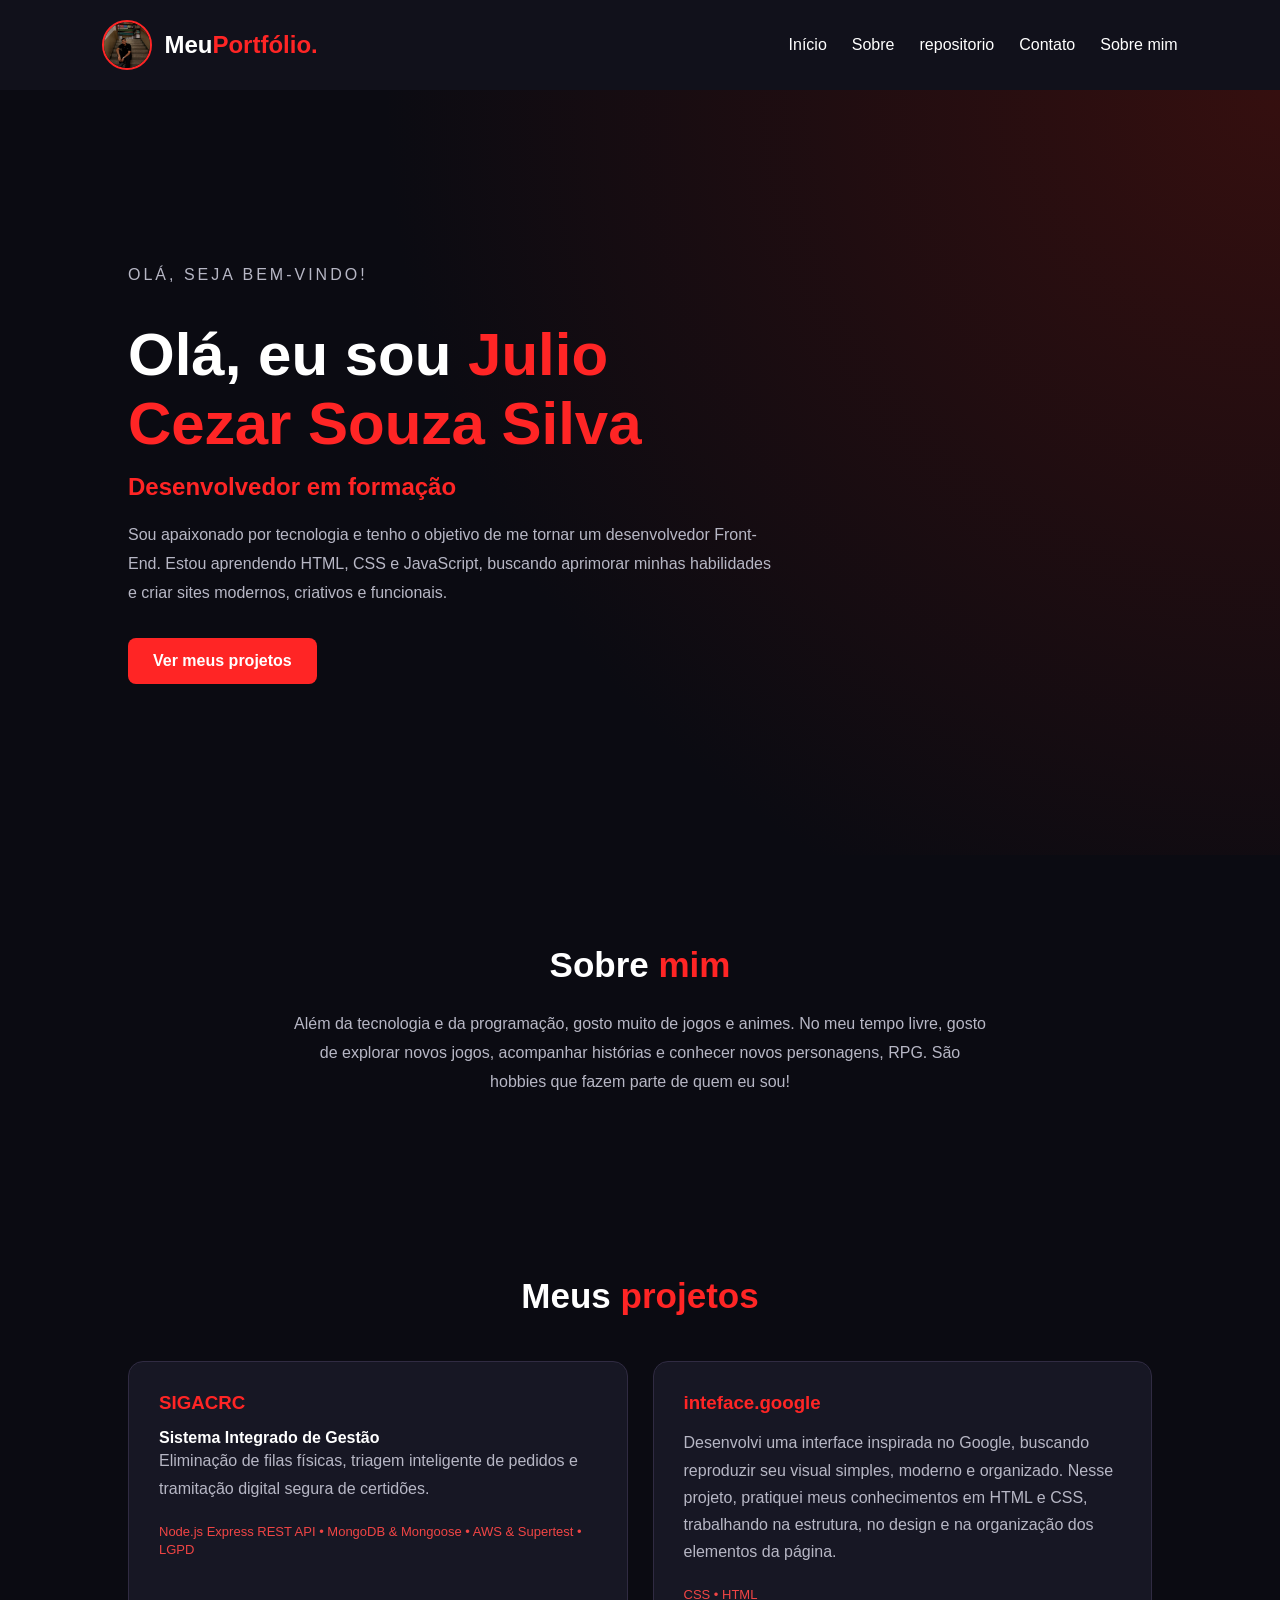
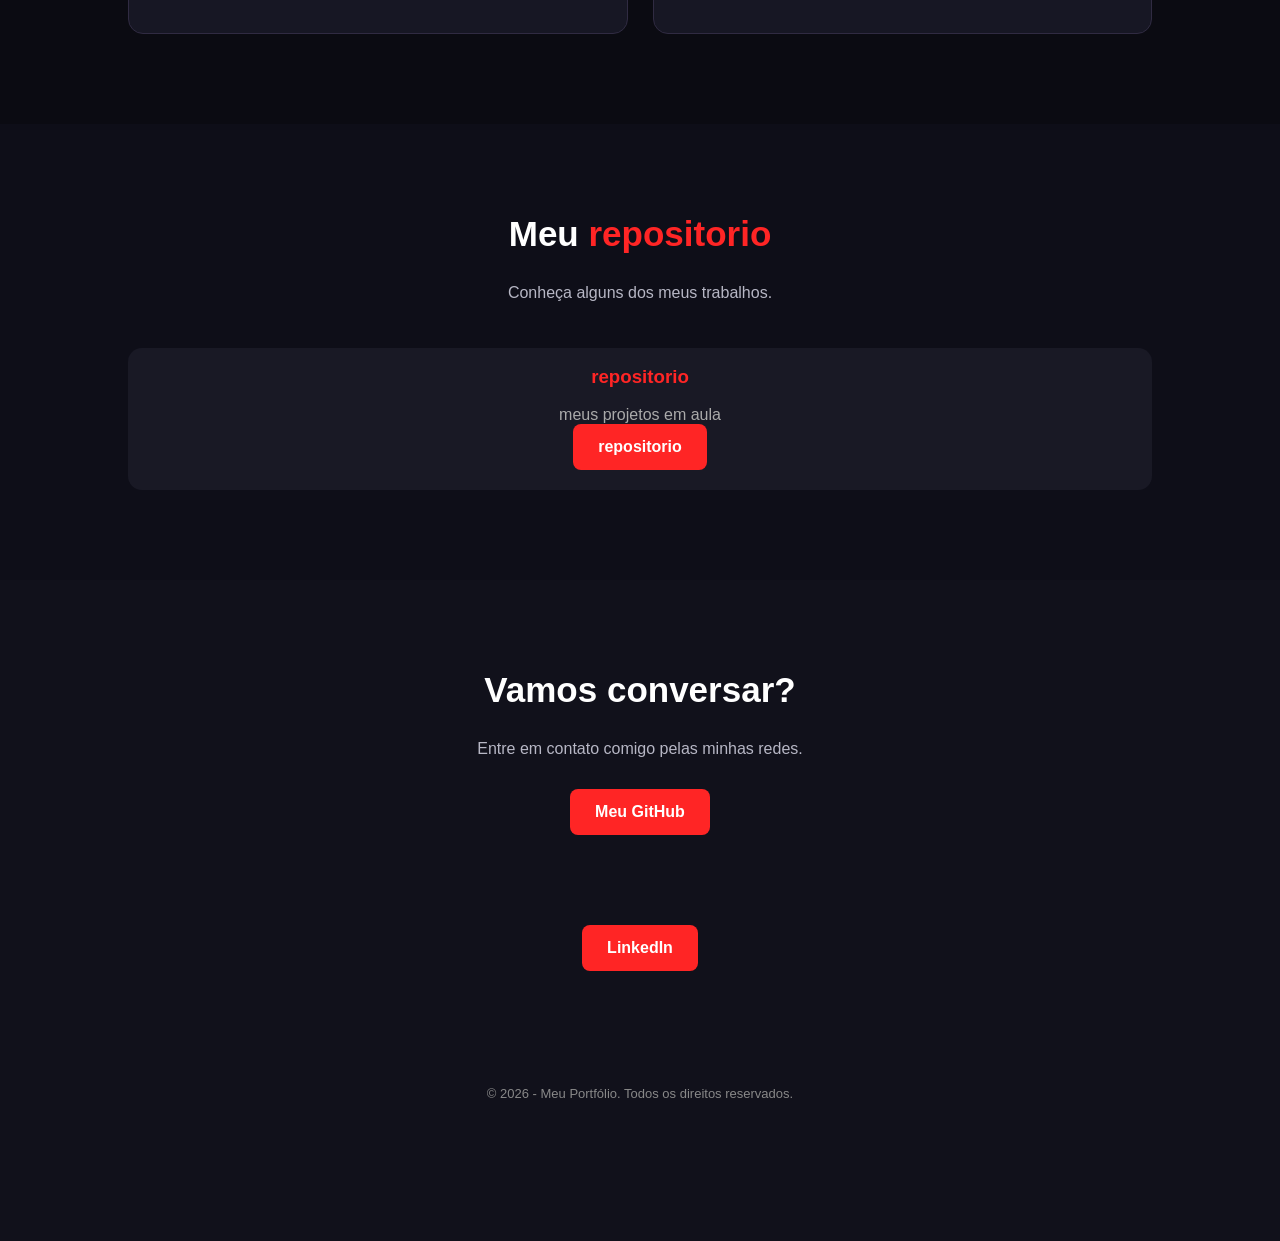
<file: index.html>
<!DOCTYPE html>
<html lang="pt-BR">
<head>
  <meta charset="UTF-8">
  <meta name="viewport" content="width=device-width, initial-scale=1.0">
  <title>Meu Portfólio | Desenvolvedor</title>
  <link rel="stylesheet" href="style.css">
</head>
<body>

 <header>
  <nav class="navbar">

    <div class="brand">
      <img src="image1.jpg" class="foto-perfil" alt="Minha foto">
      <h2 class="logo">Meu<span>Portfólio.</span></h2>
    </div>

    <ul>
      <li><a href="#inicio">Início</a></li>
      <li><a href="#sobre">Sobre</a></li>
      <li><a href="#repositorio">repositorio</a></li>
      <li><a href="#contato">Contato</a></li>
      <a href="index2.html">Sobre mim</a>
    </ul>

  </nav>
</header>

  <section id="inicio" class="hero">
    <div class="hero-content">
      <p class="tag">OLÁ, SEJA BEM-VINDO!</p>
      <h1>Olá, eu sou <span>Julio Cezar Souza Silva</span></h1>
      <h2>Desenvolvedor em formação</h2>
      <p>
Sou apaixonado por tecnologia e tenho o objetivo de me tornar um desenvolvedor Front-End. Estou aprendendo HTML, CSS e JavaScript, buscando aprimorar minhas habilidades e criar sites modernos, criativos e funcionais.
      </p>
      <a href="#projetos" class="btn">Ver meus projetos</a>
    </div>
  </section>

  <section id="sobre" class="section">
    <h2>Sobre <span>mim</span></h2>
    <p>
Além da tecnologia e da programação, gosto muito de jogos e animes. No meu tempo livre, gosto de explorar novos jogos, acompanhar histórias e conhecer novos personagens, RPG. São hobbies que fazem parte de quem eu sou!
    </p>
  </section>

  <section id="projetos" class="section">
    <h2>Meus <span>projetos</span></h2>

    <div class="projects">

      <div class="card">
        <h3>SIGACRC</h3>
        <h4>Sistema Integrado de Gestão</h4>
        <p>
          Eliminação de filas físicas, triagem inteligente de pedidos e tramitação digital segura de certidões.
        </p>
        <span class="tech">Node.js
Express REST API • MongoDB & Mongoose • AWS & Supertest • LGPD</span>
      </div>

      <div class="card">
        <h3>inteface.google</h3>
        <p>Desenvolvi uma interface inspirada no Google, buscando reproduzir seu visual simples, moderno e organizado. Nesse projeto, pratiquei meus conhecimentos em HTML e CSS, trabalhando na estrutura, no design e na organização dos elementos da página.</p>
        <span class="tech">CSS • HTML
</span>
      </div>
  </section>
  <section id="repositorio" class="section portfolio">
  <h2>Meu <span>repositorio </span></h2>
  <p>Conheça alguns dos meus trabalhos.</p>

  <div class="portfolio-grid">

    <div class="portfolio-card">
      <h3>repositorio</h3>
      <p>meus projetos em aula</p>
      <a href="https://github.com/Julio-souza2008/Reposit-rio" target="_blank" class="btn">repositorio</a>
    </div>

  </div>
</section>

  <section id="contato" class="section contact">
    <h2>Vamos conversar?</h2>
    <p>Entre em contato comigo pelas minhas redes.</p>
    <a href="https://github.com/Julio-souza2008" target="_blank" class="btn">
      Meu GitHub
    </a>
   <section id="contato" class="section contact">
    <a href="https://www.linkedin.com/in/julio-cezar-b594a0383?utm_source=share_via&utm_content=profile&utm_medium=member_android" target="_blank" class="btn">
      LinkedIn
    </a>
  </section>

  <footer>
    <p>© 2026 - Meu Portfólio. Todos os direitos reservados.</p>
  </footer>

  <script src="script.js"></script>
</body>
</html>
</file>
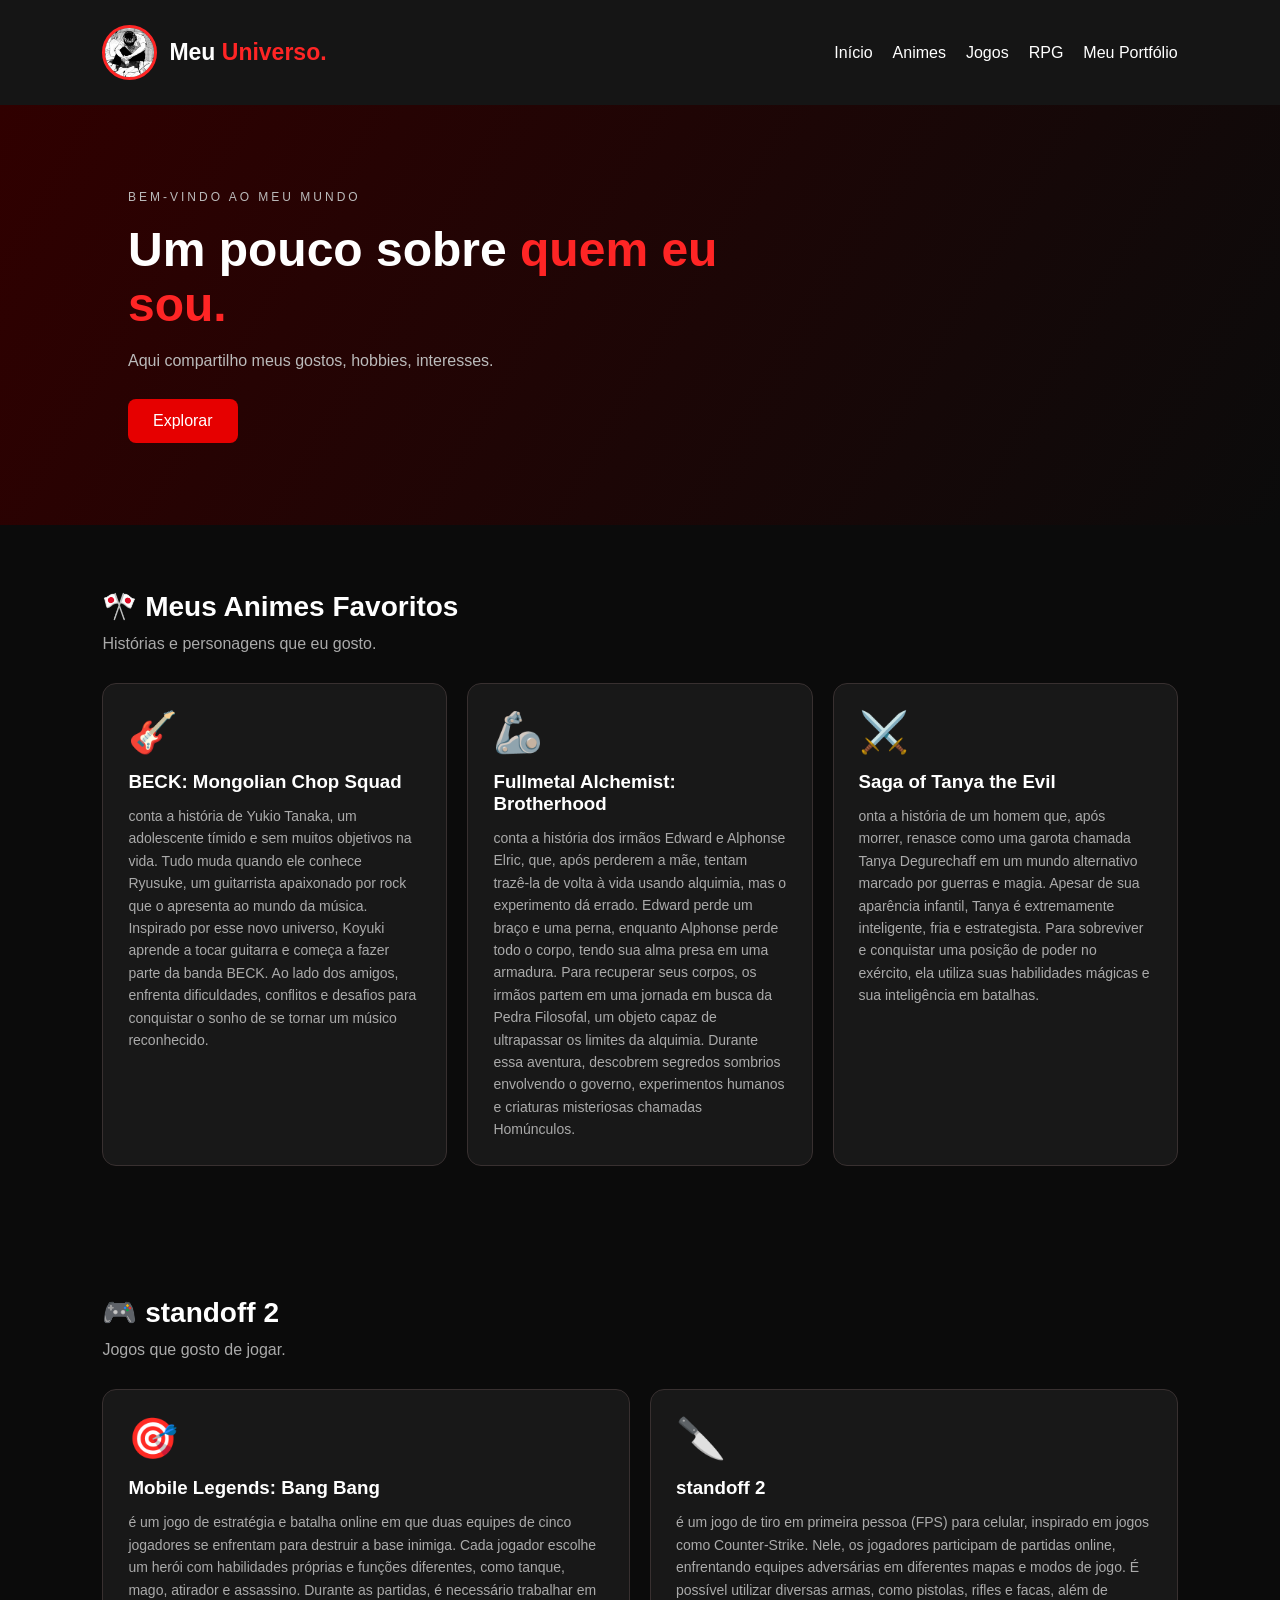
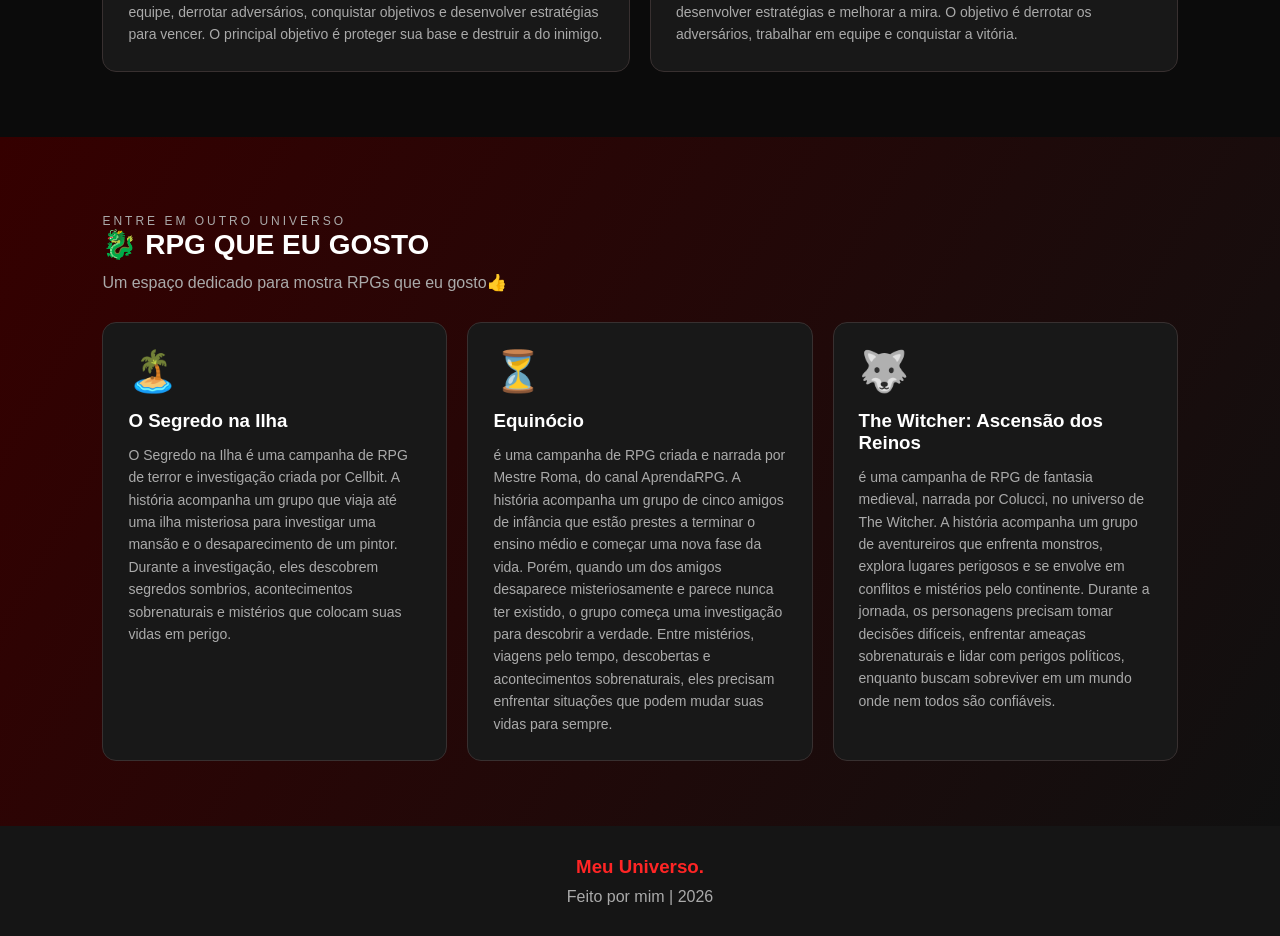
<file: index2.html>
<!DOCTYPE html>
<html lang="pt-br">
<head>
    <meta charset="UTF-8">
    <meta name="viewport" content="width=device-width, initial-scale=1.0">
    <title>Meu Universo</title>
    <link rel="stylesheet" href="style2.css">
</head>
<body>

<header>
<div class="perfil">
    <img src="image2.jpg" alt="Minha foto">
    <h2>Meu <span>Universo.</span></h2>
</div>
    <nav>
    </div>

        <a href="#inicio">Início</a>
        <a href="#anime">Animes</a>
        <a href="#jogos">Jogos</a>
        <a href="#rpg">RPG</a>
        <a href="index.html">Meu Portfólio</a>
    </nav>
</header>

<section class="hero" id="inicio">
    <div>
        <p class="subtitulo">BEM-VINDO AO MEU MUNDO</p>
        <h1>Um pouco sobre <span>quem eu sou.</span></h1>
        <p>
            Aqui compartilho meus gostos, hobbies,
            interesses.
        </p>
        <a href="#anime" class="botao">Explorar</a>
    </div>
</section>

<section class="conteudo" id="anime">
    <h2>🎌 Meus Animes Favoritos</h2>
    <p>Histórias e personagens que eu gosto.</p>

    <div class="cards">
        <div class="card">
            <div class="emoji">🎸</div>
            <h3>BECK: Mongolian Chop Squad</h3>
            <p>conta a história de Yukio Tanaka, um adolescente tímido e sem muitos objetivos na vida. Tudo muda quando ele conhece Ryusuke, um guitarrista apaixonado por rock que o apresenta ao mundo da música.

Inspirado por esse novo universo, Koyuki aprende a tocar guitarra e começa a fazer parte da banda BECK. Ao lado dos amigos, enfrenta dificuldades, conflitos e desafios para conquistar o sonho de se tornar um músico reconhecido.</p>
        </div>

        <div class="card">
            <div class="emoji">🦾</div>
            <h3>Fullmetal Alchemist: Brotherhood</h3>
            <p>conta a história dos irmãos Edward e Alphonse Elric, que, após perderem a mãe, tentam trazê-la de volta à vida usando alquimia, mas o experimento dá errado. Edward perde um braço e uma perna, enquanto Alphonse perde todo o corpo, tendo sua alma presa em uma armadura.

Para recuperar seus corpos, os irmãos partem em uma jornada em busca da Pedra Filosofal, um objeto capaz de ultrapassar os limites da alquimia. Durante essa aventura, descobrem segredos sombrios envolvendo o governo, experimentos humanos e criaturas misteriosas chamadas Homúnculos.</p>
        </div>

        <div class="card">
            <div class="emoji">⚔️</div>
            <h3>Saga of Tanya the Evil</h3>
            <p>onta a história de um homem que, após morrer, renasce como uma garota chamada Tanya Degurechaff em um mundo alternativo marcado por guerras e magia.

Apesar de sua aparência infantil, Tanya é extremamente inteligente, fria e estrategista. Para sobreviver e conquistar uma posição de poder no exército, ela utiliza suas habilidades mágicas e sua inteligência em batalhas.</p>
        </div>
    </div>
</section>
<section class="conteudo" id="jogos">
    <h2>🎮 standoff 2</h2>
    <p>Jogos que gosto de jogar.</p>

    <div class="cards">
        <div class="card">
            <div class="emoji">🎯</div>
            <h3>Mobile Legends: Bang Bang</h3>
            <p>é um jogo de estratégia e batalha online em que duas equipes de cinco jogadores se enfrentam para destruir a base inimiga. Cada jogador escolhe um herói com habilidades próprias e funções diferentes, como tanque, mago, atirador e assassino. Durante as partidas, é necessário trabalhar em equipe, derrotar adversários, conquistar objetivos e desenvolver estratégias para vencer. O principal objetivo é proteger sua base e destruir a do inimigo.</p>
        </div>

        <div class="card">
            <div class="emoji">🔪</div>
            <h3>standoff 2</h3>
            <p>é um jogo de tiro em primeira pessoa (FPS) para celular, inspirado em jogos como Counter-Strike. Nele, os jogadores participam de partidas online, enfrentando equipes adversárias em diferentes mapas e modos de jogo. É possível utilizar diversas armas, como pistolas, rifles e facas, além de desenvolver estratégias e melhorar a mira. O objetivo é derrotar os adversários, trabalhar em equipe e conquistar a vitória.</p>
        </div>
    </div>
</section>

<section class="rpg" id="rpg">
    <p class="subtitulo">ENTRE EM OUTRO UNIVERSO</p>
    <h2>🐉 RPG QUE EU GOSTO</h2>
    <p>
        Um espaço dedicado para mostra RPGs que eu gosto👍
    </p>

    <div class="cards">
        <div class="card">
            <div class="emoji">🏝️</div>
            <h3>O Segredo na Ilha</h3>
            <p>O Segredo na Ilha é uma campanha de RPG de terror e investigação criada por Cellbit. A história acompanha um grupo que viaja até uma ilha misteriosa para investigar uma mansão e o desaparecimento de um pintor. Durante a investigação, eles descobrem segredos sombrios, acontecimentos sobrenaturais e mistérios que colocam suas vidas em perigo.</p>
        </div>

        <div class="card">
            <div class="emoji">⏳</div>
            <h3>Equinócio</h3>
            <p>é uma campanha de RPG criada e narrada por Mestre Roma, do canal AprendaRPG. A história acompanha um grupo de cinco amigos de infância que estão prestes a terminar o ensino médio e começar uma nova fase da vida.

Porém, quando um dos amigos desaparece misteriosamente e parece nunca ter existido, o grupo começa uma investigação para descobrir a verdade. Entre mistérios, viagens pelo tempo, descobertas e acontecimentos sobrenaturais, eles precisam enfrentar situações que podem mudar suas vidas para sempre.</p>
        </div>

        <div class="card">
            <div class="emoji">🐺</div>
            <h3>The Witcher: Ascensão dos Reinos</h3>
            <p>é uma campanha de RPG de fantasia medieval, narrada por Colucci, no universo de The Witcher. A história acompanha um grupo de aventureiros que enfrenta monstros, explora lugares perigosos e se envolve em conflitos e mistérios pelo continente.

Durante a jornada, os personagens precisam tomar decisões difíceis, enfrentar ameaças sobrenaturais e lidar com perigos políticos, enquanto buscam sobreviver em um mundo onde nem todos são confiáveis.</p>
        </div>
    </div>
</section>

</section>

<footer>
    <h3>Meu Universo.</h3>
    <p>Feito por mim | 2026</p>
</footer>

<script src="script.js"></script>
</body>
</html>
</file>
<file: style.css>
* {
  margin: 0;
  padding: 0;
  box-sizing: border-box;
  font-family: Arial, sans-serif;
  scroll-behavior: smooth;
}

body {
  background: #0b0b12;
  color: #fff;
}

header {
  background: #11111b;
  padding: 20px 8%;
}

.navbar {
  display: flex;
  justify-content: space-between;
  align-items: center;
  flex-wrap: wrap;
  gap: 15px;
}

.logo {
  font-size: 24px;
}

.logo span,
h1 span,
h2 span {
  color: #ff2525;
}

ul {
  display: flex;
  list-style: none;
  gap: 25px;
}

a {
  color: white;
  text-decoration: none;
}

ul a:hover {
  color: #ff2525;
}

.hero {
  min-height: 85vh;
  display: flex;
  align-items: center;
  padding: 60px 10%;
  background: radial-gradient(circle at top right,
    #350f0f, #0b0b12 60%);
}

.hero-content {
  max-width: 650px;
}

.tag {
  color: #ff2525;
  letter-spacing: 3px;
  margin-bottom: 20px;
}

.hero h1 {
  font-size: clamp(36px, 6vw, 60px);
  margin-bottom: 15px;
}

.hero h2 {
  color: #ff2525;
  margin-bottom: 20px;
}

.hero p {
  color: #b7b7c5;
  line-height: 1.8;
  margin-bottom: 30px;
}

.btn {
  display: inline-block;
  background: #ff2525;
  padding: 14px 25px;
  border-radius: 8px;
  font-weight: bold;
  transition: .3s;
}

.btn:hover {
  background: #ff2525;
  transform: translateY(-3px);
}

.section {
  padding: 90px 10%;
  text-align: center;
}

.section h2 {
  font-size: 35px;
  margin-bottom: 25px;
}

.section > p {
  color: #b7b7c5;
  line-height: 1.8;
  max-width: 700px;
  margin: auto;
}

.projects {
  display: grid;
  grid-template-columns: repeat(
    auto-fit, minmax(230px, 1fr)
  );
  gap: 25px;
  margin-top: 45px;
}

.card {
  background: #171724;
  padding: 30px;
  border: 1px solid #302b42;
  border-radius: 15px;
  text-align: left;
  transition: .3s;
}

.card:hover {
  transform: translateY(-8px);
  border-color: #ff2525;
}

.project-icon {
  font-size: 35px;
  margin-bottom: 20px;
}

.card h3 {
  margin-bottom: 15px;
  color: #ff2525;
}

.card p {
  color: #b7b7c5;
  line-height: 1.7;
  margin-bottom: 20px;
}

.tech {
  color: #f14545;
  font-size: 13px;
}

.contact {
  background: #11111b;
}

.contact p {
  margin-bottom: 25px;
}

footer {
  text-align: center;
  padding: 25px;
  color: #888;
  font-size: 13px;
}

@media (max-width: 600px) {
  .navbar {
    justify-content: center;
  }

  ul {
    gap: 13px;
    flex-wrap: wrap;
    justify-content: center;
  }

  ul a {
    font-size: 13px;
  }

  .hero {
    min-height: 75vh;
  }

  .section {
    padding: 65px 7%;
  }
}
.portfolio {
  background: #0e0e18;
}

.portfolio-grid {
  display: grid;
  grid-template-columns: repeat(
    auto-fit, minmax(250px, 1fr)
  );
  gap: 25px;
  margin-top: 40px;
}

.portfolio-card {
  background: #191925;
  border-radius: 14px;
  overflow: hidden;
  padding-bottom: 20px;
  transition: .3s;
}

.portfolio-card:hover {
  transform: translateY(-6px);
}

.portfolio-card img {
  width: 100%;
  height: 200px;
  object-fit: cover;
}

.portfolio-card h3 {
  margin: 18px;
  color: #ff2525;
}

.portfolio-card p {
  margin: 0 18px;
  color: #aaa;
}
.contact-cards {
  display: grid;
  grid-template-columns: repeat(
    auto-fit, minmax(220px, 1fr)
  );
  gap: 20px;
  max-width: 650px;
  margin: 35px auto 0;
}

.contact-card {
  background: #860606;
  border: 1px solid #ff2525;
  border-radius: 14px;
  padding: 30px 20px;
  text-align: left;
  transition: .3s;
}

.contact-card:hover {
  transform: translateY(-6px);
  border-color: #ff2525;
}

.contact-card h3 {
  color: #ff2525;
  margin-bottom: 15px;
}

.contact-card p {
  color: #aaa;
  margin-bottom: 20px;
}

.contact-card span {
  color: white;
  font-weight: bold;
}
.brand {
  display: flex;
  align-items: center;
  gap: 12px;
}

.foto-perfil {
  width: 50px;
  height: 50px;
  border-radius: 50%;
  object-fit: cover;
  border: 2px solid #ff2525;
}
</file>
<file: style2.css>
* {
    margin: 0;
    padding: 0;
    box-sizing: border-box;
    scroll-behavior: smooth;
}

body {
    background: #0b0b0b;
    color: white;
    font-family: Arial, sans-serif;
}

header {
    display: flex;
    justify-content: space-between;
    align-items: center;
    padding: 25px 8%;
    background: #151515;
    flex-wrap: wrap;
    gap: 20px;
}

header h2 span {
    color: #ff2525;
}

nav {
    display: flex;
    gap: 20px;
    flex-wrap: wrap;
}

nav a {
    color: white;
    text-decoration: none;
    transition: .3s;
}

nav a:hover {
    color: #ff2525;
}

.hero {
    min-height: 420px;
    display: flex;
    align-items: center;
    padding: 70px 10%;
    background: linear-gradient(120deg, #300000, #0b0b0b);
}

.hero h1 {
    font-size: 48px;
    margin: 15px 0;
    max-width: 600px;
}

.hero h1 span {
    color: #ff2525;
}

.hero p {
    color: #bbb;
    line-height: 1.7;
    max-width: 500px;
}

.subtitulo {
    color: #ff2525;
    letter-spacing: 3px;
    font-size: 12px;
}

.botao {
    display: inline-block;
    margin-top: 25px;
    padding: 13px 25px;
    background: #e60000;
    color: white;
    text-decoration: none;
    border-radius: 8px;
}

.conteudo, .rpg {
    padding: 65px 8%;
}

.conteudo > p, .rpg > p {
    color: #aaa;
    margin-top: 12px;
}

.conteudo h2, .rpg h2 {
    font-size: 28px;
}

.cards {
    display: grid;
    grid-template-columns: repeat(auto-fit, minmax(210px, 1fr));
    gap: 20px;
    margin-top: 30px;
}

.card {
    background: #181818;
    border: 1px solid #383030;
    padding: 25px;
    border-radius: 14px;
    transition: .3s;
}

.card:hover {
    transform: translateY(-6px);
    border-color: #ff2525;
    box-shadow: 0 5px 20px #ff252533;
}

.emoji {
    font-size: 40px;
    margin-bottom: 15px;
}

.card h3 {
    margin-bottom: 12px;
}

.card p {
    color: #aaa;
    line-height: 1.6;
    font-size: 14px;
}

.rpg {
    background: linear-gradient(120deg, #350000, #101010);
}

footer {
    text-align: center;
    padding: 30px;
    background: #151515;
    color: #aaa;
}

footer h3 {
    color: #ff2525;
    margin-bottom: 10px;
}

@media (max-width: 700px) {
    header {
        flex-direction: column;
    }

    nav {
        justify-content: center;
        gap: 15px;
    }

    .hero h1 {
        font-size: 34px;.logo {
    display: flex;
    align-items: center;
    gap: 12px;
}

.logo img {
    width: 55px;
    height: 55px;
    border-radius: 50%;
    object-fit: cover;
    border: 3px solid #ff2525;
}

.logo h2 {
    font-size: 23px;
}

.logo h2 span {
    color: #ff2525;
}
    }

    .conteudo, .rpg {
        padding: 45px 6%;
    }
}
.brand {
  display: flex;
  align-items: center;
  gap: 12px;
}

.foto-perfil2 {
  width: 20px;
  height: 20px;
  border-radius: 20%;
  object-fit: cover;
  border: 2px solid #ff2525;
}
.perfil {
    display: flex;
    align-items: center;
    gap: 12px;
}

.perfil img {
    width: 55px;
    height: 55px;
    border-radius: 50%;
    object-fit: cover;
    border: 3px solid #ff2525;
}

.perfil h2 {
    font-size: 23px;
}

.perfil h2 span {
    color: #ff2525;
}
</file>
